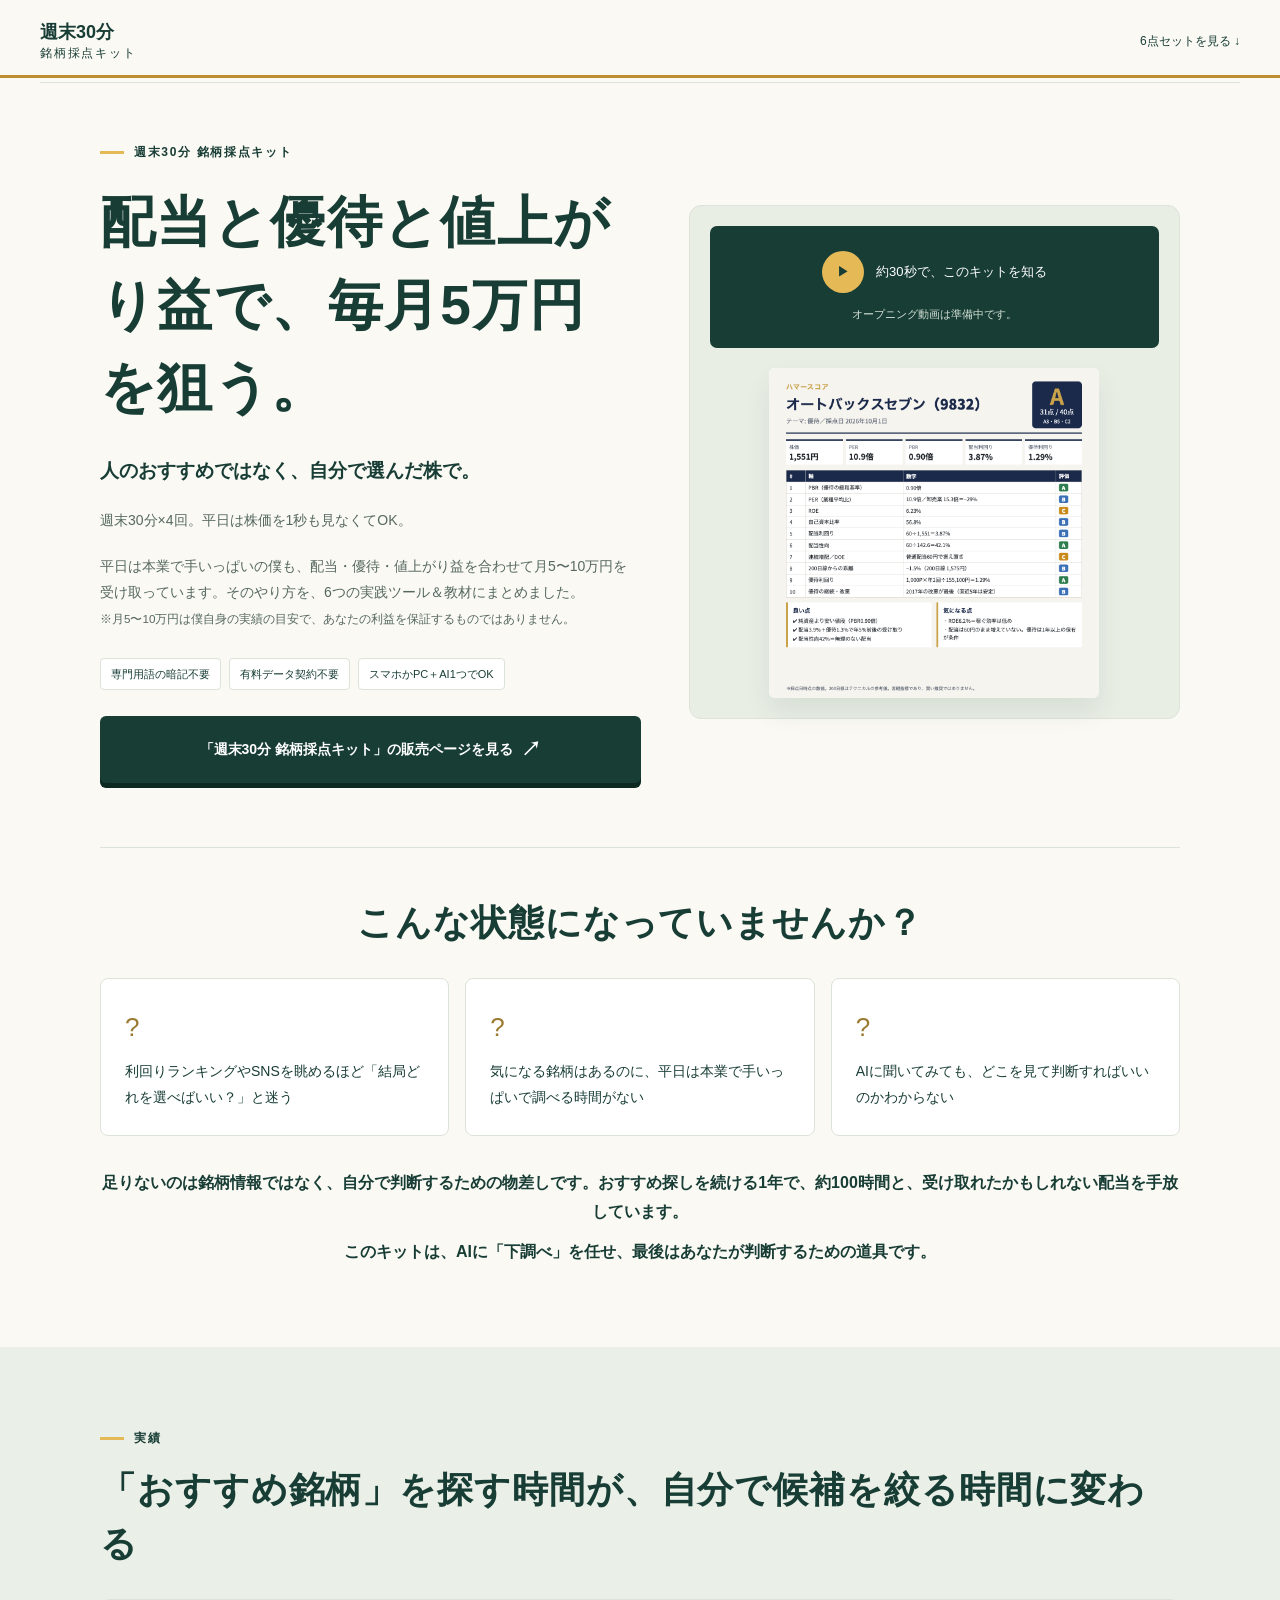
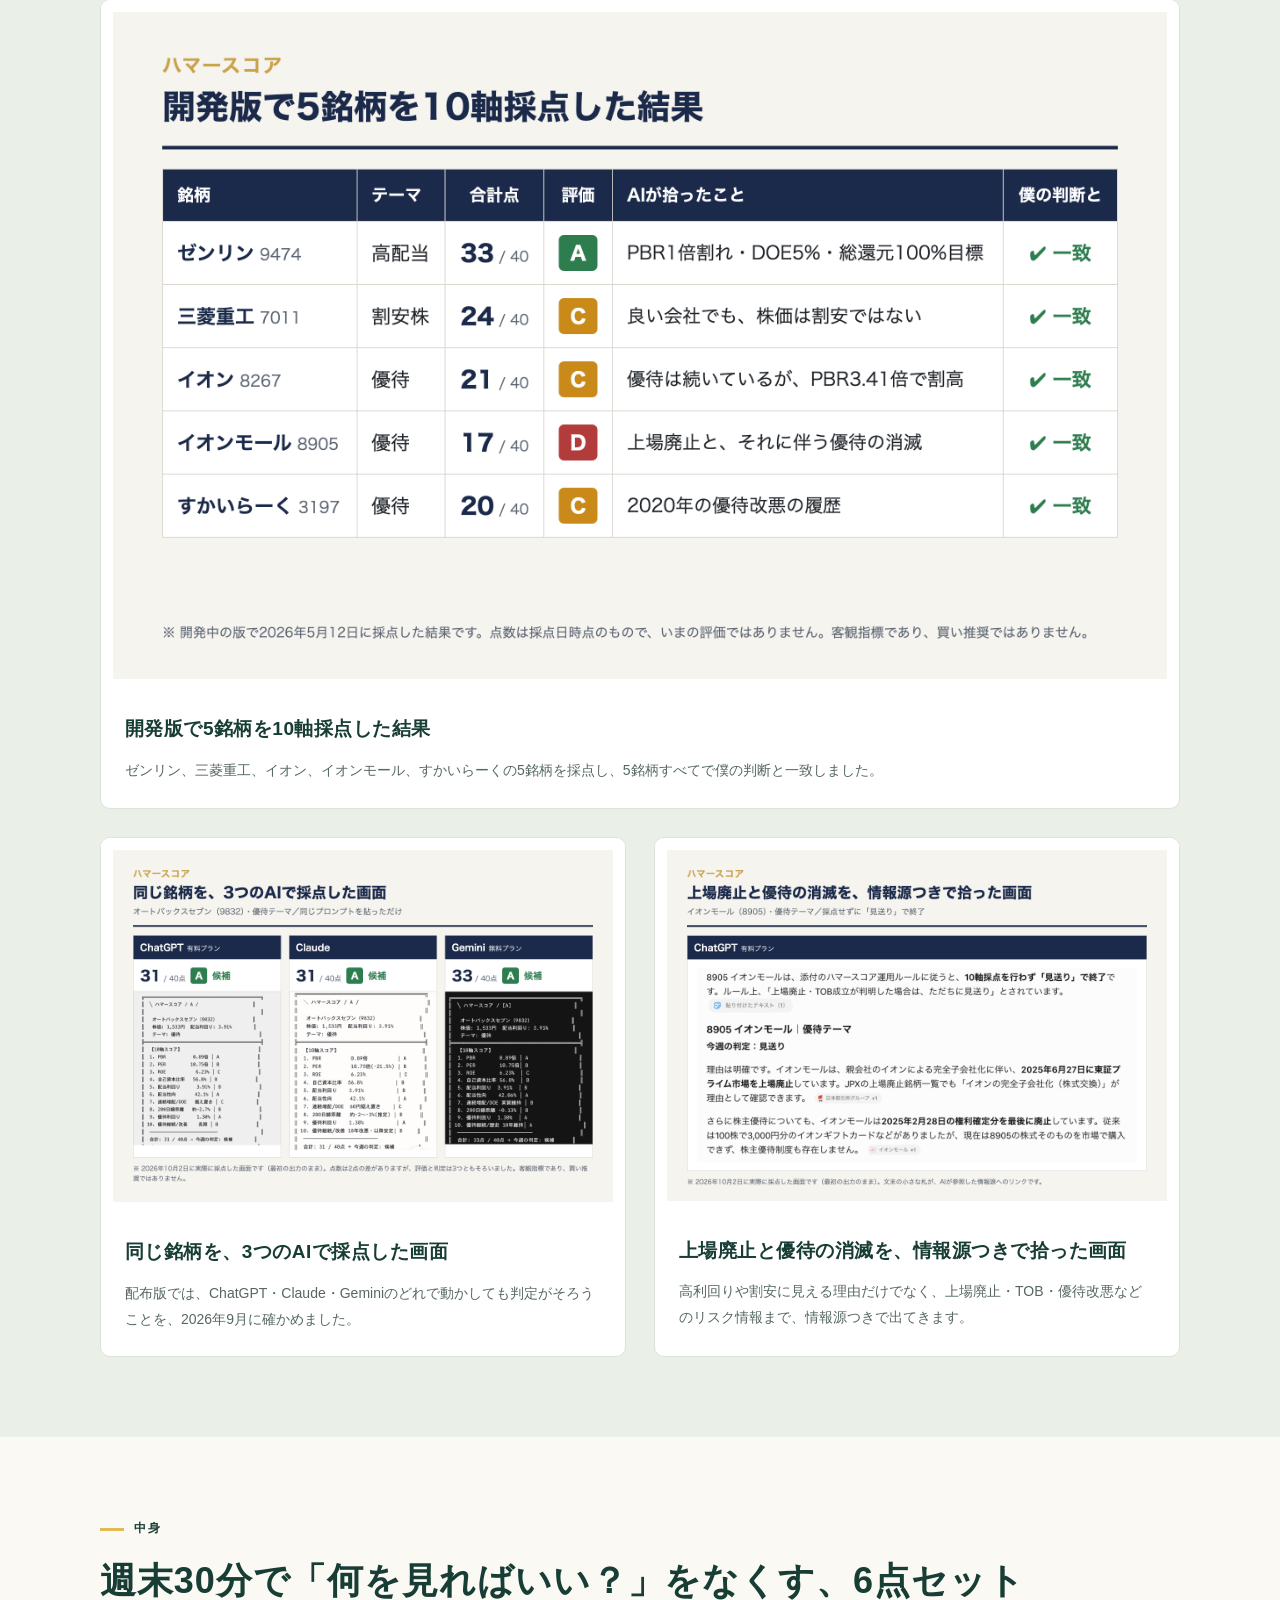
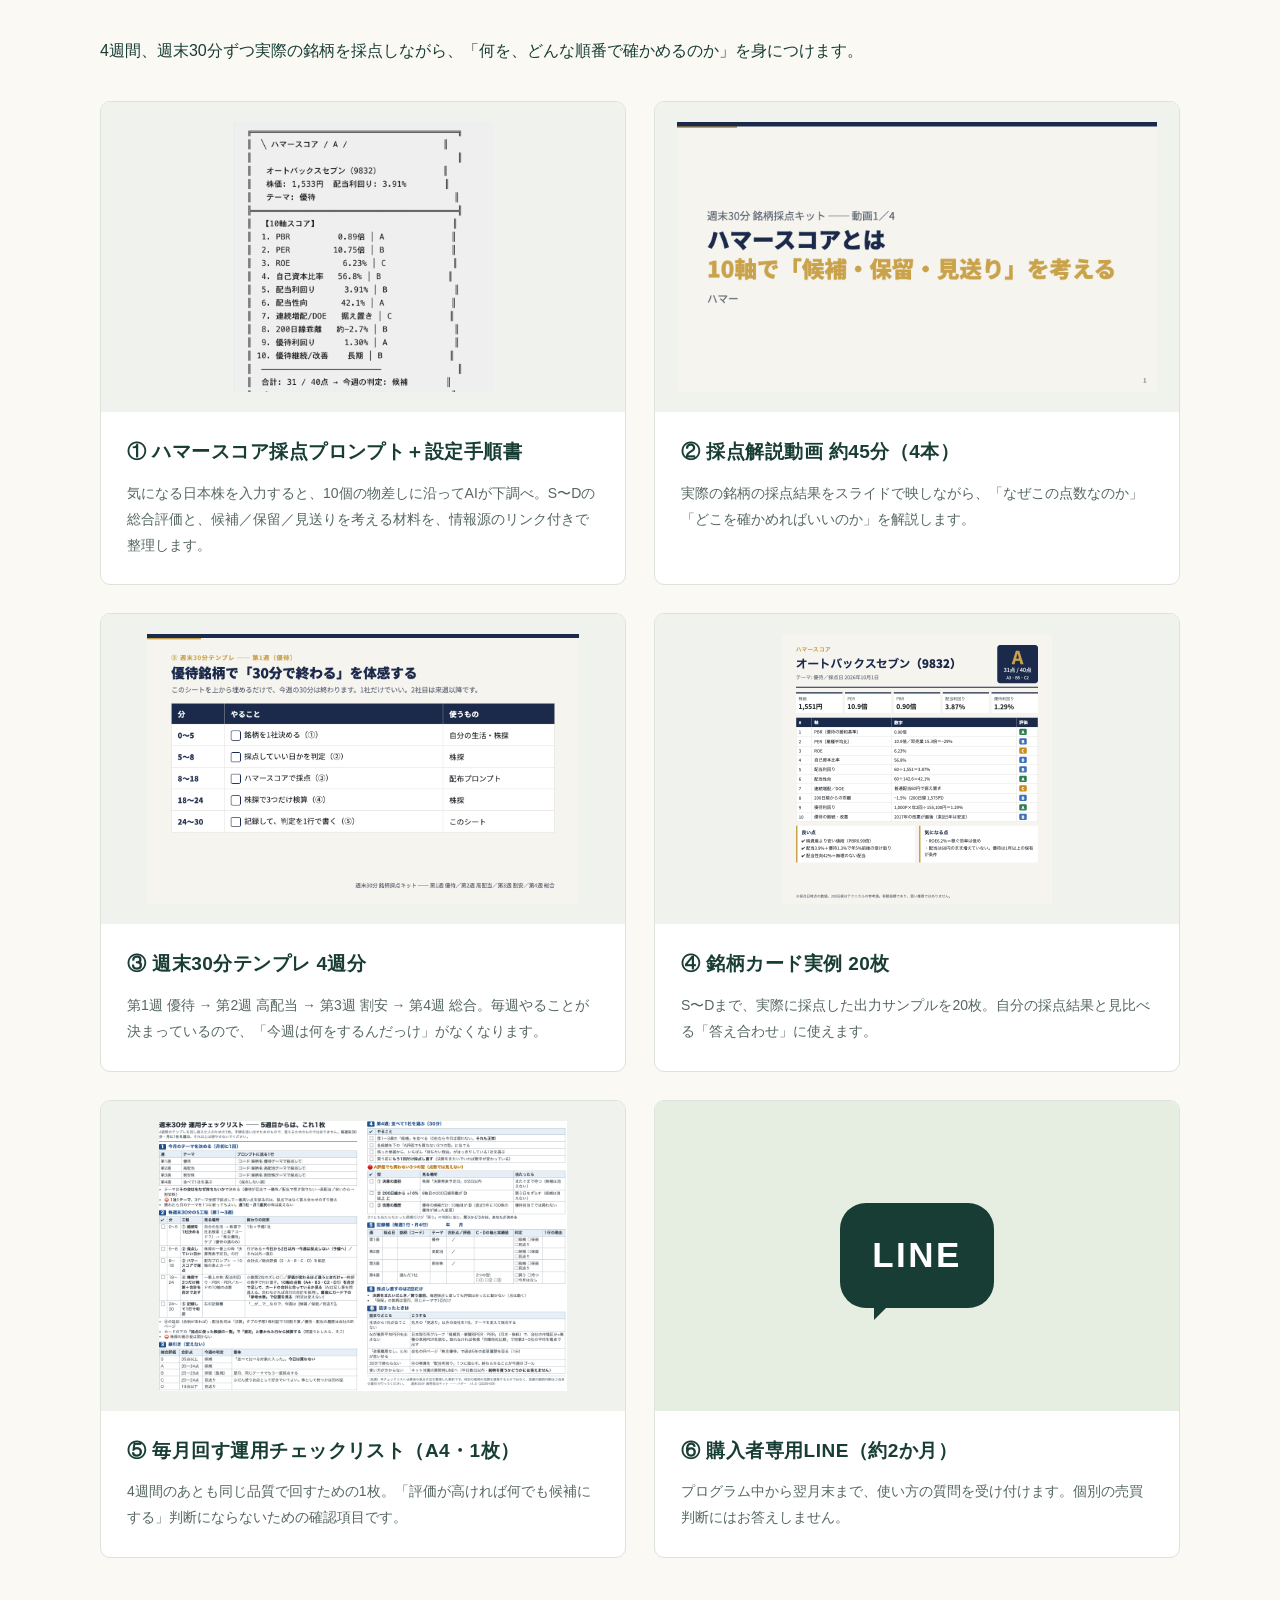
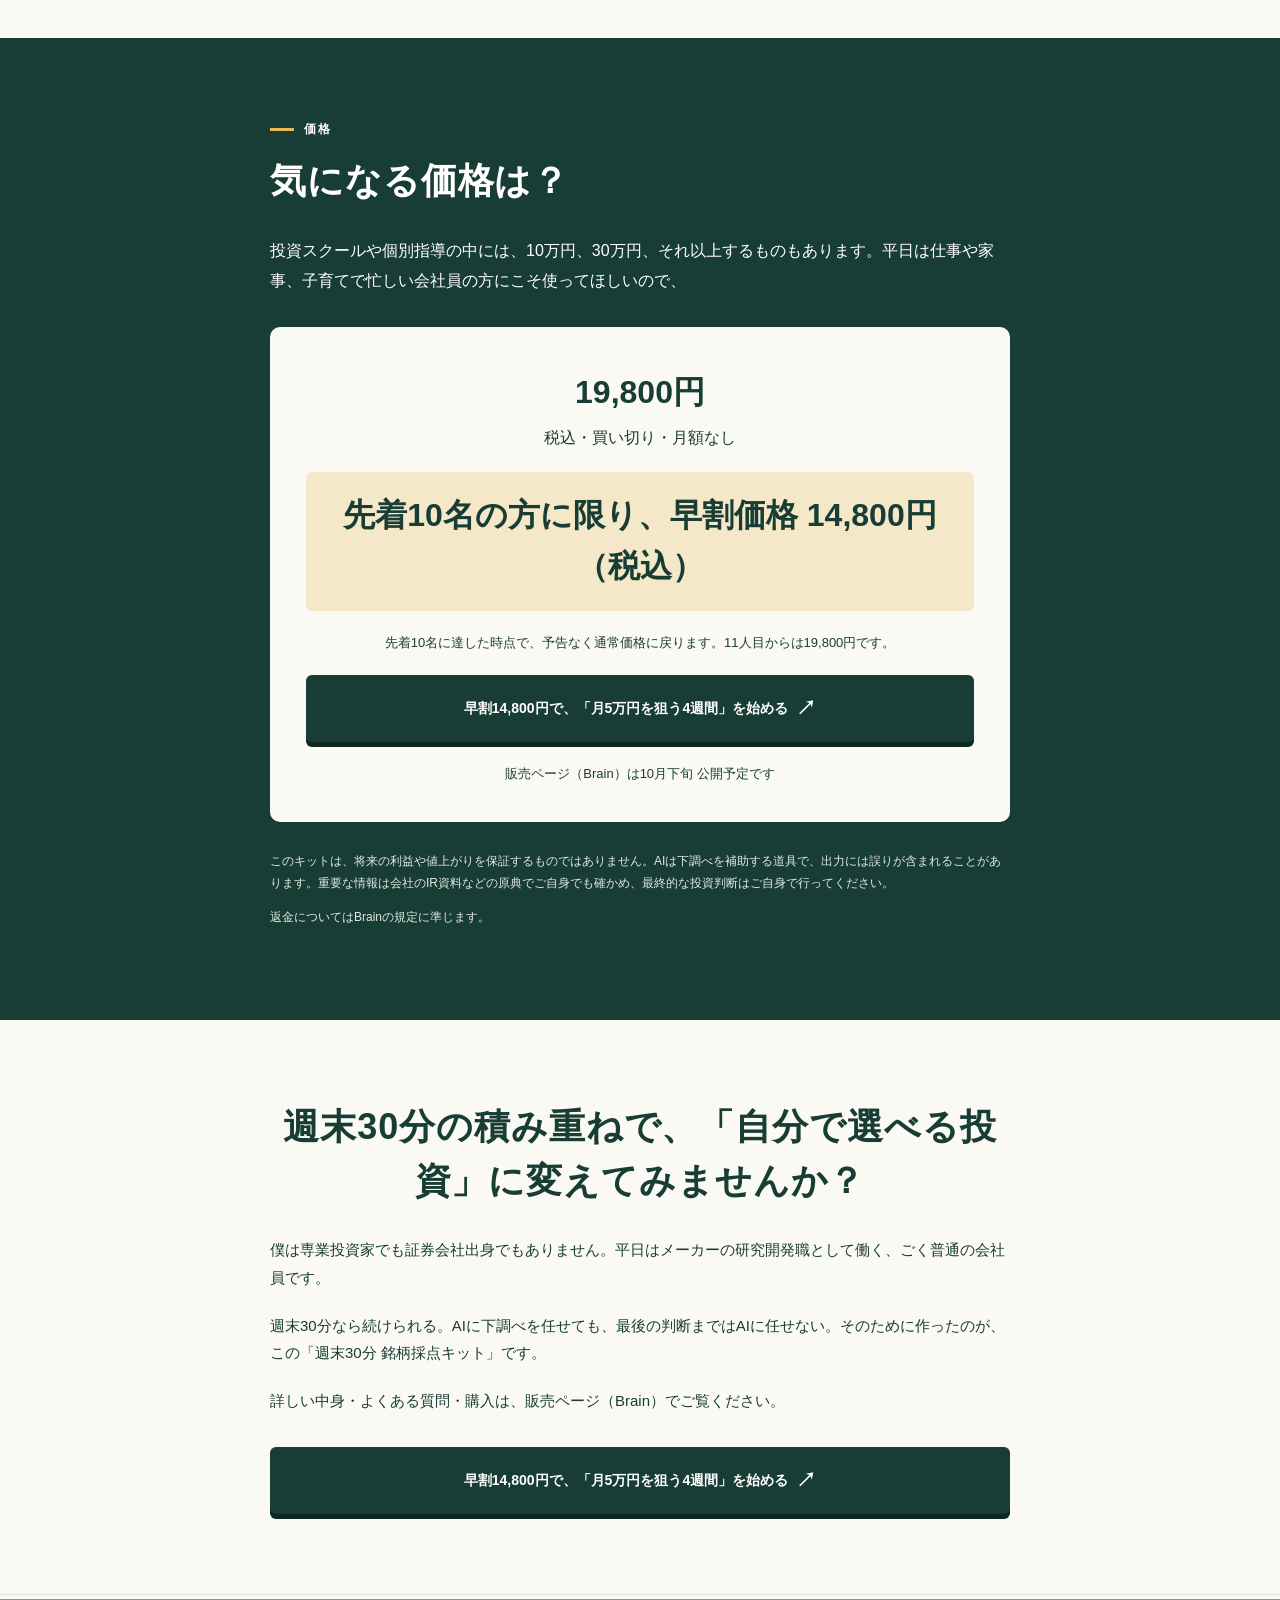
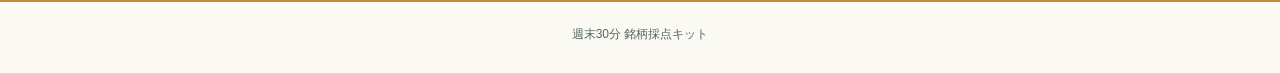
<file: index.html>
<!doctype html>
<html lang="ja"><head><meta charset="utf-8"><meta name="viewport" content="width=device-width,initial-scale=1"><meta name="description" content="配当と優待と値上がり益で、毎月5万円を狙う。週末30分×4回、AIに下調べを任せ、自分で選ぶための6つの実践ツール＆教材。"><meta name="theme-color" content="#173e35"><title>週末30分 銘柄採点キット</title><link rel="stylesheet" href="assets/style.css"><script src="assets/settings.js" defer></script><script src="assets/main.js" defer></script></head><body>
<a class="skip-link" href="#main">本文へ</a>
<header class="header"><a class="brand" href="#main">週末30分<span>銘柄採点キット</span></a><a class="header-link" href="#contents">6点セットを見る <span aria-hidden="true">↓</span></a></header>
<main id="main">
<section class="hero wrap"><div class="hero-copy"><p class="eyebrow">週末30分 銘柄採点キット</p><h1>配当と優待と値上がり益で、毎月5万円を狙う。</h1><p class="lead">人のおすすめではなく、自分で選んだ株で。</p><div class="hero-body"><p>週末30分×4回。平日は株価を1秒も見なくてOK。</p><p>平日は本業で手いっぱいの僕も、配当・優待・値上がり益を合わせて月5〜10万円を受け取っています。そのやり方を、6つの実践ツール＆教材にまとめました。<br><small>※月5〜10万円は僕自身の実績の目安で、あなたの利益を保証するものではありません。</small></p></div><ul class="badges"><li>専門用語の暗記不要</li><li>有料データ契約不要</li><li>スマホかPC＋AI1つでOK</li></ul><a class="button purchase" href="#sales-status">「週末30分 銘柄採点キット」の販売ページを見る<span aria-hidden="true"> ↗</span></a></div><div class="hero-visual"><div class="video-card"><button id="watch-video" class="video-trigger" type="button"><span class="play-icon" aria-hidden="true">▶</span><span>約30秒で、このキットを知る</span></button><p id="video-status" class="video-status" role="status">オープニング動画は準備中です。</p></div><a class="screenshot" href="assets/images/item4_card.png" target="_blank" rel="noopener" aria-label="銘柄カード実例 20枚（画像を拡大）"><img src="assets/images/item4_card.png" alt="銘柄カード実例 20枚" loading="lazy" decoding="async"></a></div></section><section class="concerns wrap"><h2>こんな状態になっていませんか？</h2><ul class="concern-list"><li><span aria-hidden="true">?</span>利回りランキングやSNSを眺めるほど「結局どれを選べばいい？」と迷う</li><li><span aria-hidden="true">?</span>気になる銘柄はあるのに、平日は本業で手いっぱいで調べる時間がない</li><li><span aria-hidden="true">?</span>AIに聞いてみても、どこを見て判断すればいいのかわからない</li></ul><div class="statement"><p>足りないのは銘柄情報ではなく、自分で判断するための物差しです。おすすめ探しを続ける1年で、約100時間と、受け取れたかもしれない配当を手放しています。</p><p>このキットは、AIに「下調べ」を任せ、最後はあなたが判断するための道具です。</p></div></section><section class="evidence section"><div class="wrap"><p class="eyebrow">実績</p><h2>「おすすめ銘柄」を探す時間が、自分で候補を絞る時間に変わる</h2><div class="evidence-grid"><figure class="evidence-card evidence-0"><a class="screenshot" href="assets/images/lp_image1_5stocks_20261002.png" target="_blank" rel="noopener" aria-label="開発版で5銘柄を10軸採点した結果（画像を拡大）"><img src="assets/images/lp_image1_5stocks_20261002.png" alt="開発版で5銘柄を10軸採点した結果" loading="lazy" decoding="async"></a><figcaption><h3>開発版で5銘柄を10軸採点した結果</h3><p>ゼンリン、三菱重工、イオン、イオンモール、すかいらーくの5銘柄を採点し、5銘柄すべてで僕の判断と一致しました。</p></figcaption></figure><figure class="evidence-card evidence-1"><a class="screenshot" href="assets/images/lp_image2_3ai_20261002.png" target="_blank" rel="noopener" aria-label="同じ銘柄を、3つのAIで採点した画面（画像を拡大）"><img src="assets/images/lp_image2_3ai_20261002.png" alt="同じ銘柄を、3つのAIで採点した画面" loading="lazy" decoding="async"></a><figcaption><h3>同じ銘柄を、3つのAIで採点した画面</h3><p>配布版では、ChatGPT・Claude・Geminiのどれで動かしても判定がそろうことを、2026年9月に確かめました。</p></figcaption></figure><figure class="evidence-card evidence-2"><a class="screenshot" href="assets/images/lp_image3_risk_20261002.png" target="_blank" rel="noopener" aria-label="上場廃止と優待の消滅を、情報源つきで拾った画面（画像を拡大）"><img src="assets/images/lp_image3_risk_20261002.png" alt="上場廃止と優待の消滅を、情報源つきで拾った画面" loading="lazy" decoding="async"></a><figcaption><h3>上場廃止と優待の消滅を、情報源つきで拾った画面</h3><p>高利回りや割安に見える理由だけでなく、上場廃止・TOB・優待改悪などのリスク情報まで、情報源つきで出てきます。</p></figcaption></figure></div></div></section><section id="contents" class="section wrap"><p class="eyebrow">中身</p><h2>週末30分で「何を見ればいい？」をなくす、6点セット</h2><p>4週間、週末30分ずつ実際の銘柄を採点しながら、「何を、どんな順番で確かめるのか」を身につけます。</p><div class="products"><article class="product"><a class="screenshot" href="assets/images/item1_prompt.png" target="_blank" rel="noopener" aria-label="① ハマースコア採点プロンプト＋設定手順書（画像を拡大）"><img src="assets/images/item1_prompt.png" alt="① ハマースコア採点プロンプト＋設定手順書" loading="lazy" decoding="async"></a><div class="product-copy"><h3>① ハマースコア採点プロンプト＋設定手順書</h3><p>気になる日本株を入力すると、10個の物差しに沿ってAIが下調べ。S〜Dの総合評価と、候補／保留／見送りを考える材料を、情報源のリンク付きで整理します。</p></div></article><article class="product"><a class="screenshot" href="assets/images/item2_video.png" target="_blank" rel="noopener" aria-label="② 採点解説動画 約45分（4本）（画像を拡大）"><img src="assets/images/item2_video.png" alt="② 採点解説動画 約45分（4本）" loading="lazy" decoding="async"></a><div class="product-copy"><h3>② 採点解説動画 約45分（4本）</h3><p>実際の銘柄の採点結果をスライドで映しながら、「なぜこの点数なのか」「どこを確かめればいいのか」を解説します。</p></div></article><article class="product"><a class="screenshot" href="assets/images/item3_template.png" target="_blank" rel="noopener" aria-label="③ 週末30分テンプレ 4週分（画像を拡大）"><img src="assets/images/item3_template.png" alt="③ 週末30分テンプレ 4週分" loading="lazy" decoding="async"></a><div class="product-copy"><h3>③ 週末30分テンプレ 4週分</h3><p>第1週 優待 → 第2週 高配当 → 第3週 割安 → 第4週 総合。毎週やることが決まっているので、「今週は何をするんだっけ」がなくなります。</p></div></article><article class="product"><a class="screenshot" href="assets/images/item4_card.png" target="_blank" rel="noopener" aria-label="④ 銘柄カード実例 20枚（画像を拡大）"><img src="assets/images/item4_card.png" alt="④ 銘柄カード実例 20枚" loading="lazy" decoding="async"></a><div class="product-copy"><h3>④ 銘柄カード実例 20枚</h3><p>S〜Dまで、実際に採点した出力サンプルを20枚。自分の採点結果と見比べる「答え合わせ」に使えます。</p></div></article><article class="product"><a class="screenshot" href="assets/images/item5_checklist.png" target="_blank" rel="noopener" aria-label="⑤ 毎月回す運用チェックリスト（A4・1枚）（画像を拡大）"><img src="assets/images/item5_checklist.png" alt="⑤ 毎月回す運用チェックリスト（A4・1枚）" loading="lazy" decoding="async"></a><div class="product-copy"><h3>⑤ 毎月回す運用チェックリスト（A4・1枚）</h3><p>4週間のあとも同じ品質で回すための1枚。「評価が高ければ何でも候補にする」判断にならないための確認項目です。</p></div></article><article class="product"><div class="support-visual" aria-hidden="true"><span class="chat-bubble">LINE</span></div><div class="product-copy"><h3>⑥ 購入者専用LINE（約2か月）</h3><p>プログラム中から翌月末まで、使い方の質問を受け付けます。個別の売買判断にはお答えしません。</p></div></article></div></section><section class="pricing section"><div class="wrap price-wrap"><p class="eyebrow">価格</p><h2>気になる価格は？</h2><p>投資スクールや個別指導の中には、10万円、30万円、それ以上するものもあります。平日は仕事や家事、子育てで忙しい会社員の方にこそ使ってほしいので、</p><div class="price-card"><p class="regular-price">19,800円</p><p>税込・買い切り・月額なし</p><p class="early-price">先着10名の方に限り、早割価格 14,800円（税込）</p><p class="price-note">先着10名に達した時点で、予告なく通常価格に戻ります。11人目からは19,800円です。</p><a class="button purchase" href="#sales-status">早割14,800円で、「月5万円を狙う4週間」を始める<span aria-hidden="true"> ↗</span></a><p id="sales-status" class="sales-status" role="status">販売ページ（Brain）は10月下旬 公開予定です</p></div><div class="risk"><p>このキットは、将来の利益や値上がりを保証するものではありません。AIは下調べを補助する道具で、出力には誤りが含まれることがあります。重要な情報は会社のIR資料などの原典でご自身でも確かめ、最終的な投資判断はご自身で行ってください。</p><p>返金についてはBrainの規定に準じます。</p></div></div></section><section class="closing section wrap"><h2>週末30分の積み重ねで、「自分で選べる投資」に変えてみませんか？</h2><p>僕は専業投資家でも証券会社出身でもありません。平日はメーカーの研究開発職として働く、ごく普通の会社員です。</p><p>週末30分なら続けられる。AIに下調べを任せても、最後の判断まではAIに任せない。そのために作ったのが、この「週末30分 銘柄採点キット」です。</p><p>詳しい中身・よくある質問・購入は、販売ページ（Brain）でご覧ください。</p><a class="button purchase" href="#sales-status">早割14,800円で、「月5万円を狙う4週間」を始める<span aria-hidden="true"> ↗</span></a></section></main><footer class="footer">週末30分 銘柄採点キット</footer><dialog id="opening-dialog" aria-label="約30秒のオープニング動画"><div class="opening-top"><span>週末30分 銘柄採点キット</span><button id="skip-video" type="button">スキップして本文へ →</button></div><video id="opening-video" muted playsinline controls preload="none"></video><p id="opening-message" role="status"></p></dialog></body></html>
</file>
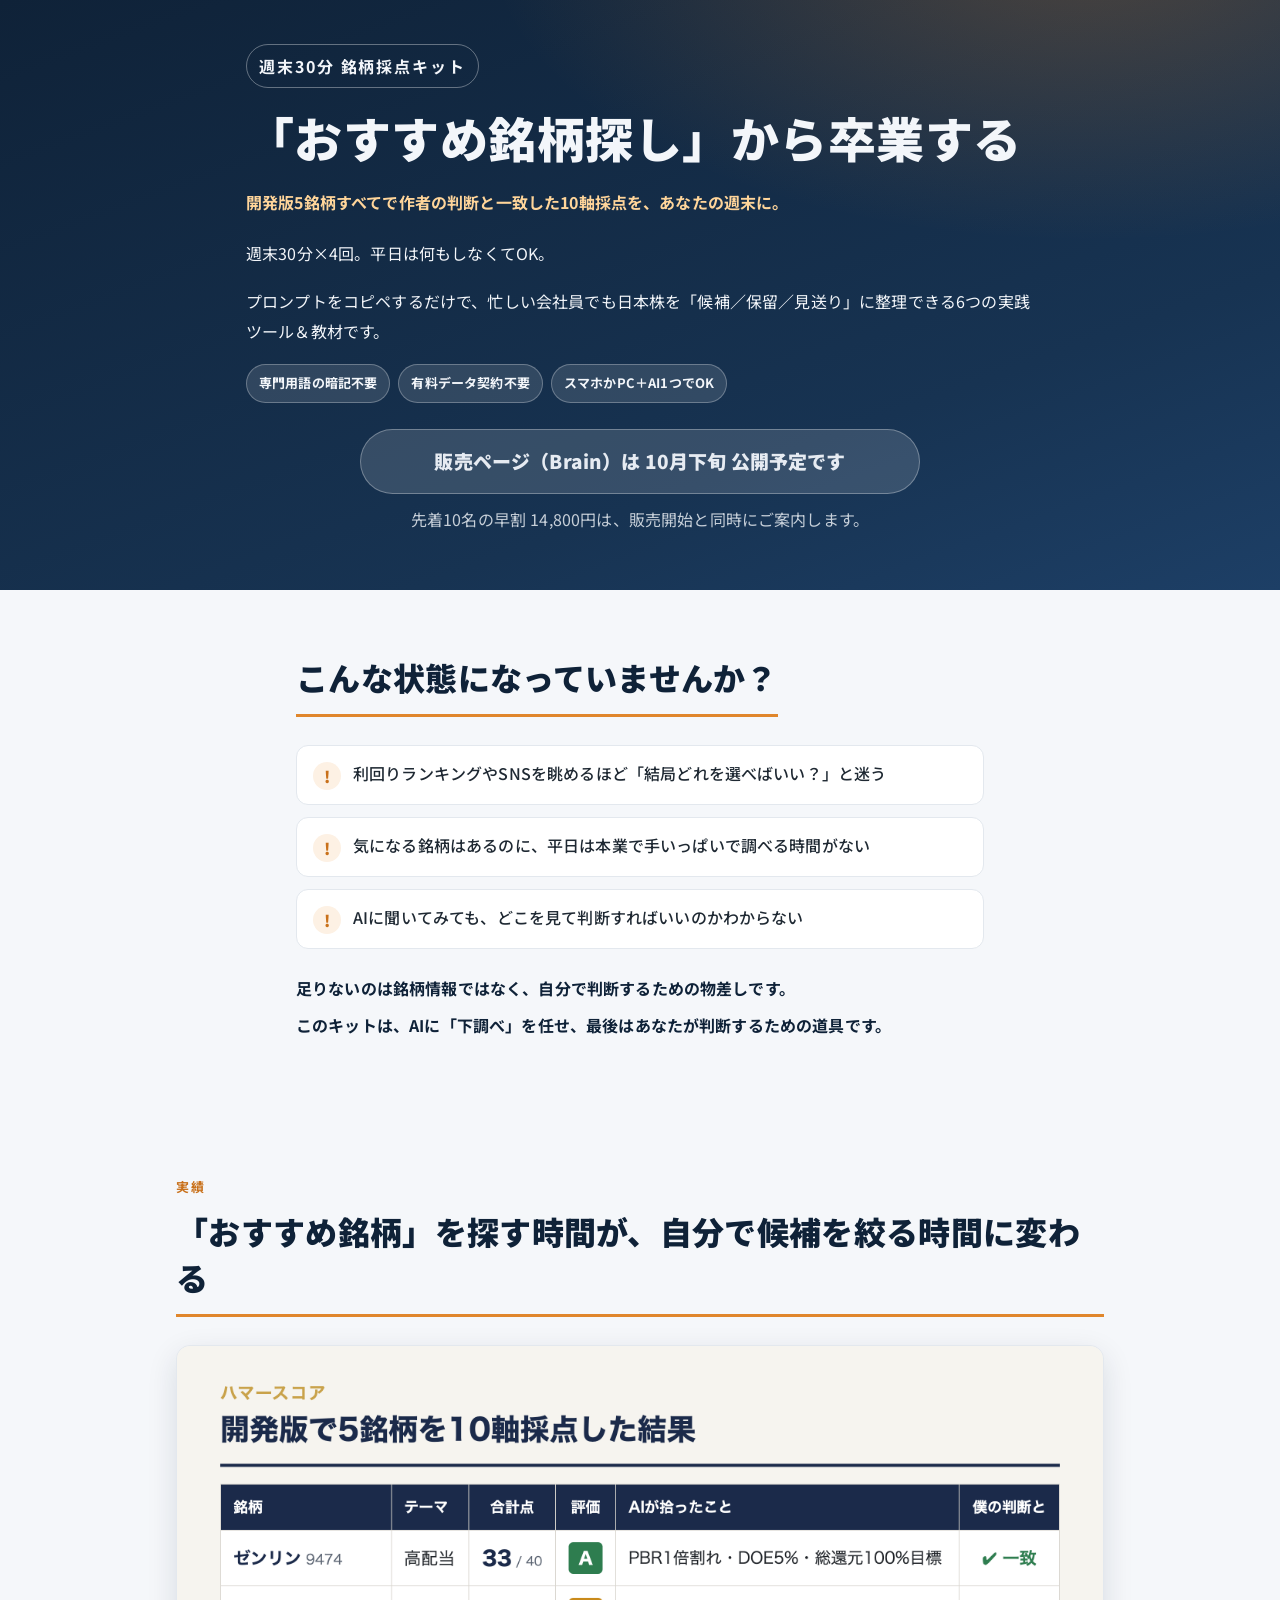
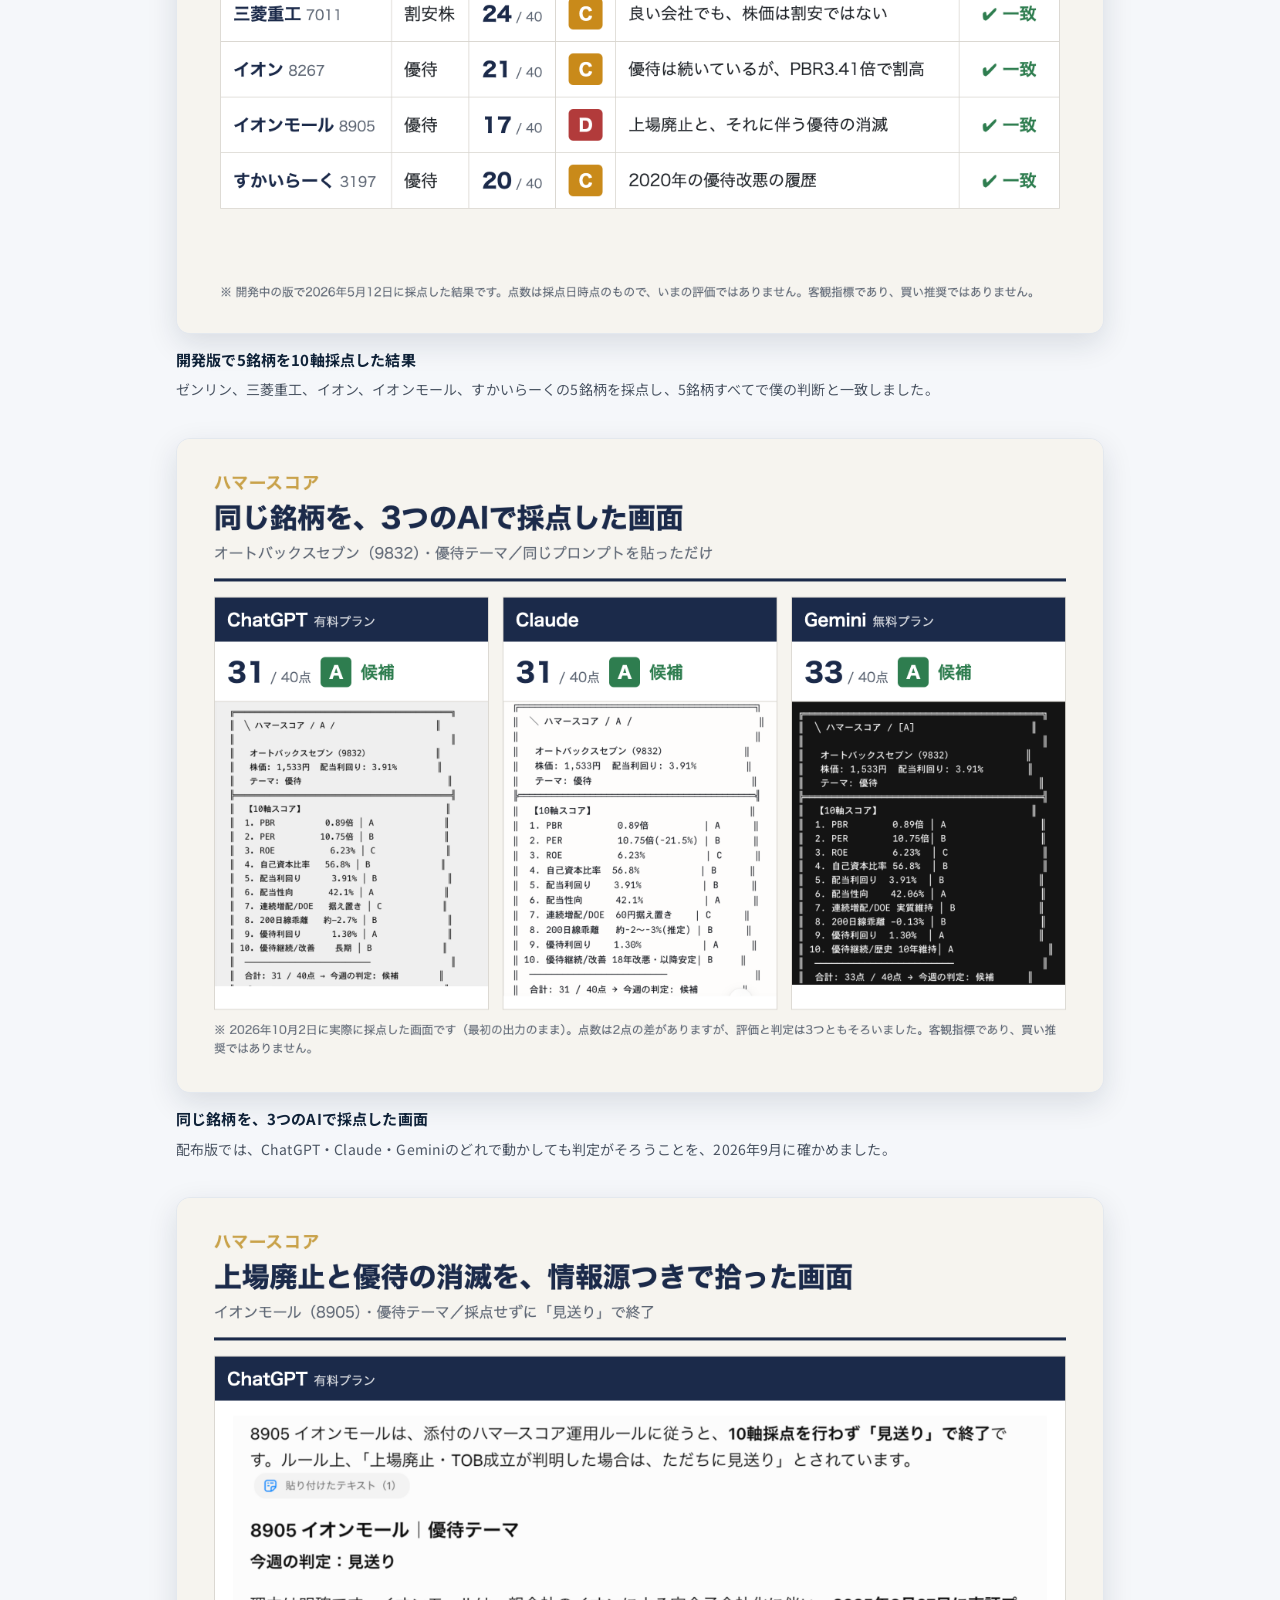
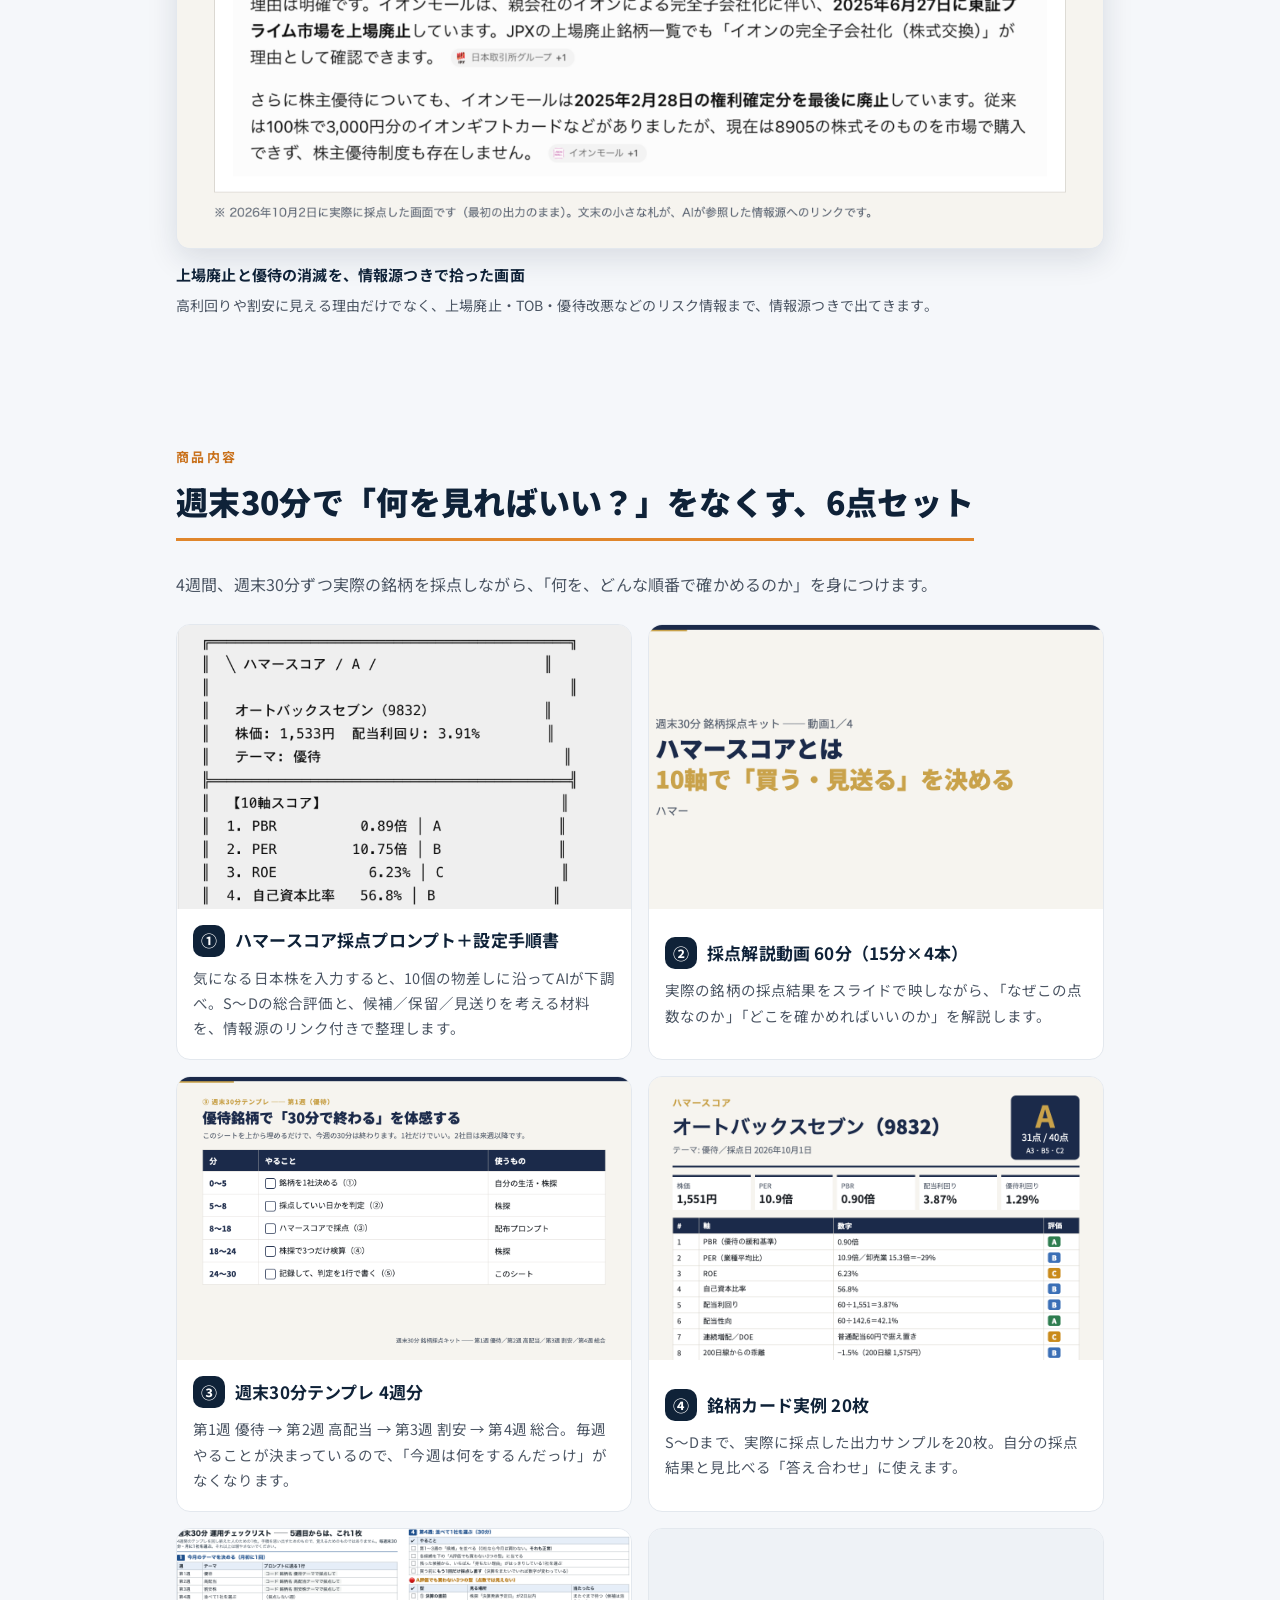
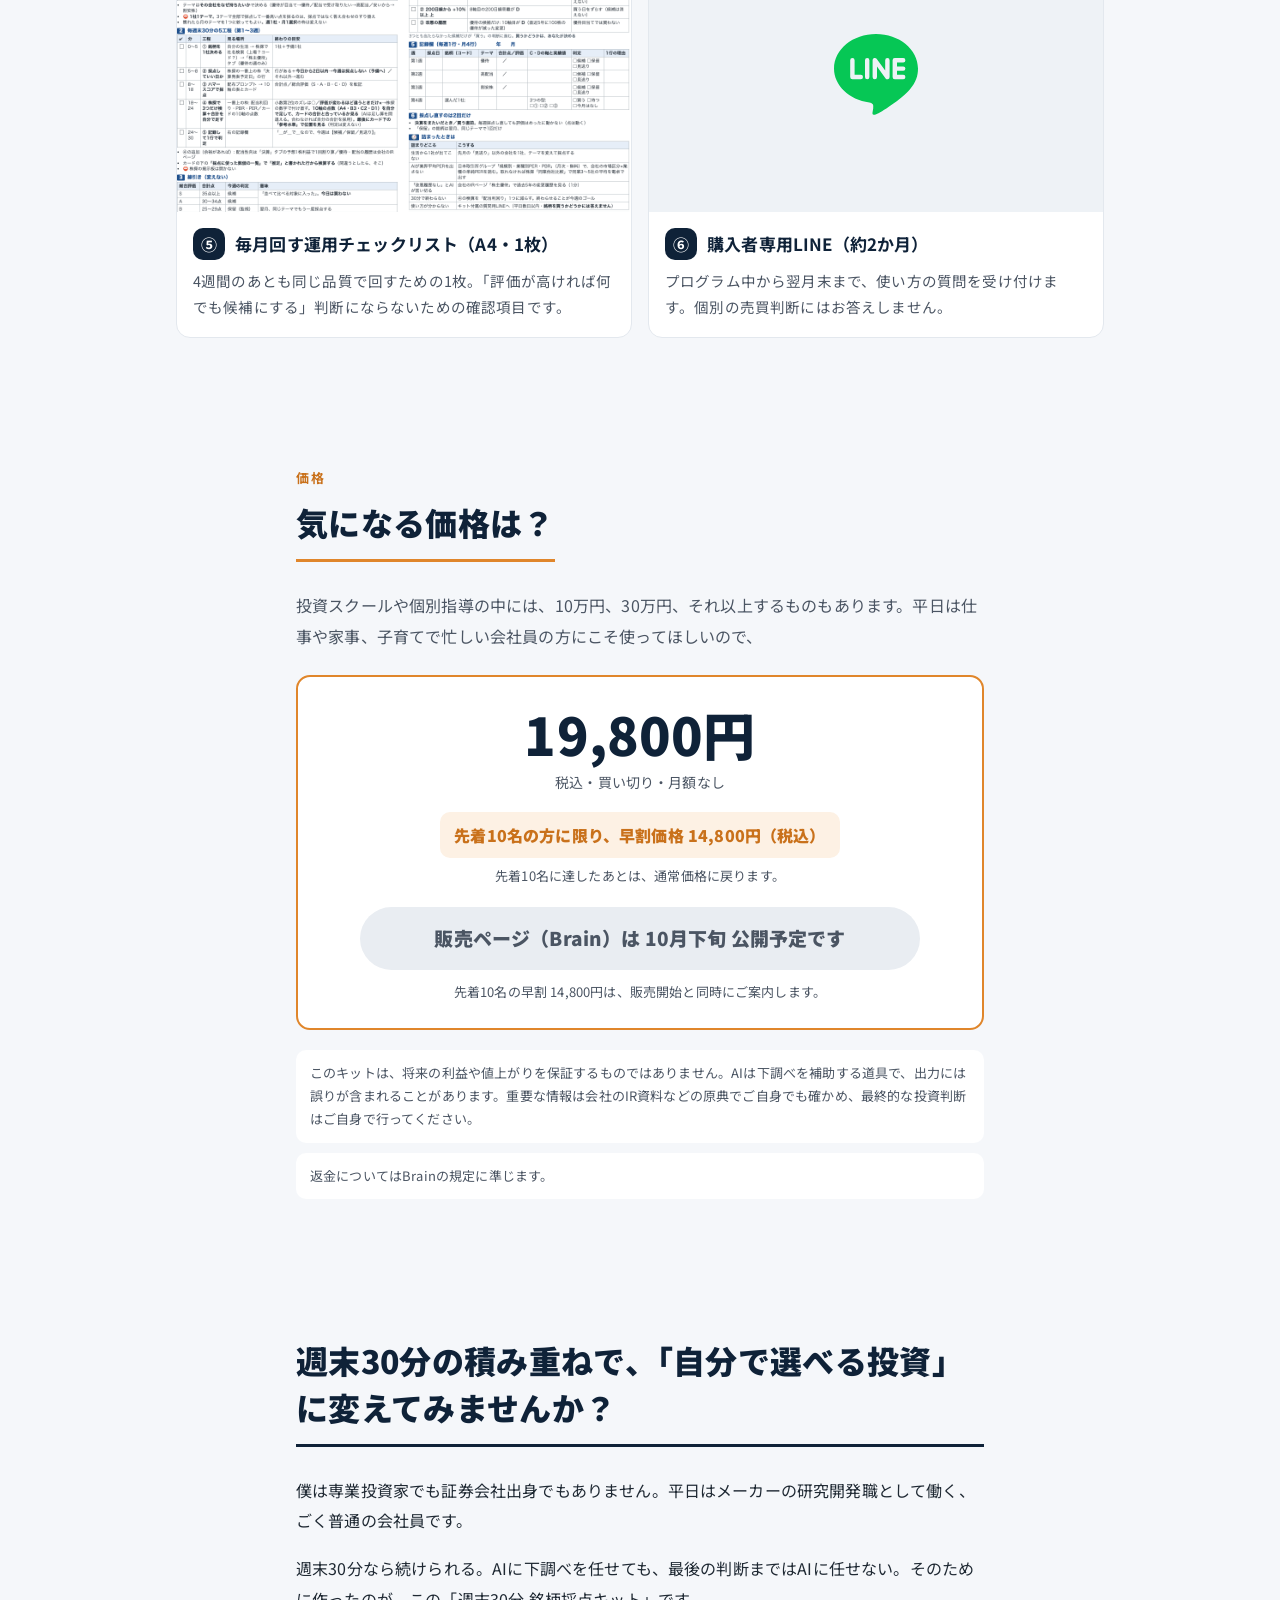
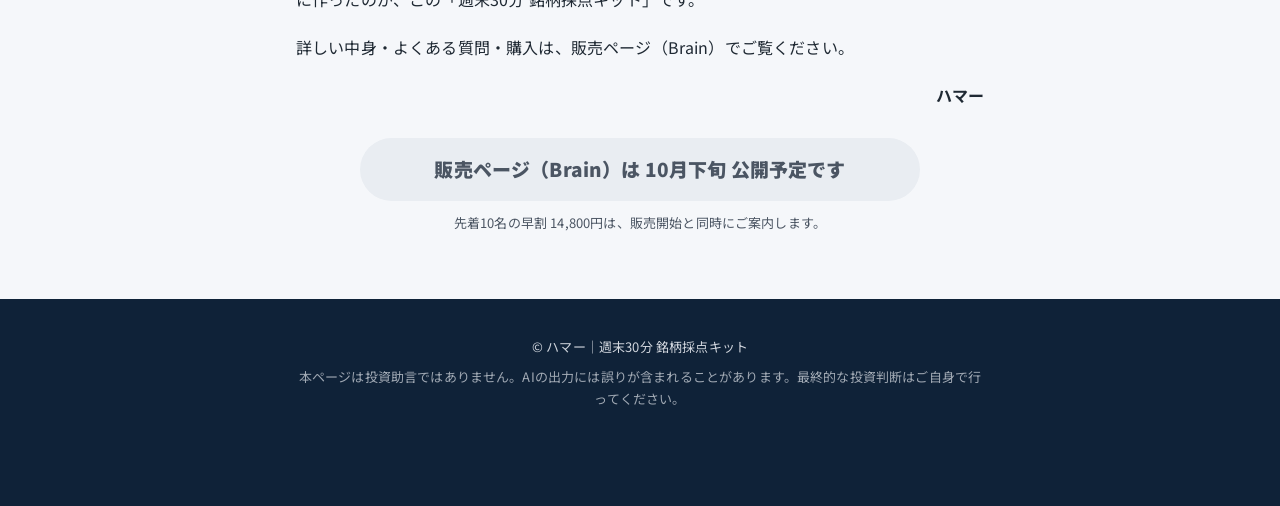
<file: claude/index.html>
<!doctype html>
<html lang="ja">
<head>
<meta charset="utf-8">
<meta name="viewport" content="width=device-width, initial-scale=1">
<title>週末30分 銘柄採点キット｜「おすすめ銘柄探し」から卒業する</title>
<meta name="description" content="開発版5銘柄すべてで作者の判断と一致した10軸採点を、あなたの週末に。 週末30分×4回、平日は何もしなくてOK。">
<meta name="robots" content="noindex">
<meta property="og:title" content="週末30分 銘柄採点キット">
<meta property="og:description" content="「おすすめ銘柄探し」から卒業する。週末30分×4回、平日は何もしなくてOK。">
<meta property="og:type" content="website">
<link rel="preconnect" href="https://fonts.googleapis.com">
<link rel="preconnect" href="https://fonts.gstatic.com" crossorigin>
<link href="https://fonts.googleapis.com/css2?family=Noto+Sans+JP:wght@400;500;700;900&display=swap" rel="stylesheet">
<link rel="stylesheet" href="assets/styles.css">
</head>
<body>
<dialog id="opening" class="opening" aria-labelledby="opening-title">
  <div class="opening__frame">
    <p id="opening-title" class="opening__title">約30秒で、このキットを知る</p>
    <video class="opening__video" data-opening-video data-src="assets/video/opening.mp4" controls muted playsinline preload="none" aria-label="キットのオープニング動画（約30秒）"></video>
    <div class="opening__controls">
      <button type="button" class="opening__play" data-opening-play hidden>▶ オープニングを再生</button>
      <button type="button" class="opening__sound" data-opening-sound>音声をオン</button>
      <button type="button" class="opening__close" data-opening-close>スキップしてLPへ →</button>
    </div>
    <p id="opening-status" class="opening__status" aria-live="polite"></p>
  </div>
</dialog>

<header class="hero" id="hero">
  <div class="wrap hero__inner">
    <p class="hero__brand">週末30分 銘柄採点キット</p>
    <h1 class="hero__title">「おすすめ銘柄探し」から卒業する</h1>
    <p class="hero__lead">開発版5銘柄すべてで作者の判断と一致した10軸採点を、あなたの週末に。</p>
    <div class="hero__video" data-hero-video hidden>
      <button type="button" class="hero__play" data-opening-launch aria-label="オープニング動画を再生">
        <span class="hero__play-icon" aria-hidden="true">▶</span>
        <span>約30秒で、このキットを知る</span>
      </button>
    </div>
    <p>週末30分×4回。平日は何もしなくてOK。</p><p>プロンプトをコピペするだけで、忙しい会社員でも日本株を「候補／保留／見送り」に整理できる6つの実践ツール＆教材です。</p>
    <ul class="badges"><li>専門用語の暗記不要</li><li>有料データ契約不要</li><li>スマホかPC＋AI1つでOK</li></ul>
    <div class="cta" data-cta>
  <a class="cta__btn" data-cta-link href="#">「週末30分 銘柄採点キット」を手に入れる</a>
  <p class="cta__note" data-cta-note></p>
</div>
  </div>
</header>
<section class="sec sec--pain" id="pain">
  <div class="wrap wrap--narrow">
    <h2>こんな状態になっていませんか？</h2>
    <ul class="pain"><li><span class="pain__mark" aria-hidden="true">!</span><span>利回りランキングやSNSを眺めるほど「結局どれを選べばいい？」と迷う</span></li><li><span class="pain__mark" aria-hidden="true">!</span><span>気になる銘柄はあるのに、平日は本業で手いっぱいで調べる時間がない</span></li><li><span class="pain__mark" aria-hidden="true">!</span><span>AIに聞いてみても、どこを見て判断すればいいのかわからない</span></li></ul>
    <div class="pain__close"><p>足りないのは銘柄情報ではなく、自分で判断するための物差しです。</p><p>このキットは、AIに「下調べ」を任せ、最後はあなたが判断するための道具です。</p></div>
  </div>
</section>
<section class="sec sec--proof" id="proof">
  <div class="wrap">
    <p class="kicker">実績</p>
    <h2>「おすすめ銘柄」を探す時間が、自分で候補を絞る時間に変わる</h2>
    <div class="proof-grid"><figure class="proof">
      <img src="assets/images/lp_image1_5stocks_20261002.png" alt="開発版で5銘柄を10軸採点した結果" loading="lazy">
      <figcaption><strong>開発版で5銘柄を10軸採点した結果</strong><span>ゼンリン、三菱重工、イオン、イオンモール、すかいらーくの5銘柄を採点し、5銘柄すべてで僕の判断と一致しました。</span></figcaption>
    </figure><figure class="proof">
      <img src="assets/images/lp_image2_3ai_20261002.png" alt="同じ銘柄を、3つのAIで採点した画面" loading="lazy">
      <figcaption><strong>同じ銘柄を、3つのAIで採点した画面</strong><span>配布版では、ChatGPT・Claude・Geminiのどれで動かしても判定がそろうことを、2026年9月に確かめました。</span></figcaption>
    </figure><figure class="proof">
      <img src="assets/images/lp_image3_risk_20261002.png" alt="上場廃止と優待の消滅を、情報源つきで拾った画面" loading="lazy">
      <figcaption><strong>上場廃止と優待の消滅を、情報源つきで拾った画面</strong><span>高利回りや割安に見える理由だけでなく、上場廃止・TOB・優待改悪などのリスク情報まで、情報源つきで出てきます。</span></figcaption>
    </figure></div>
  </div>
</section>
<section class="sec sec--contents" id="contents">
  <div class="wrap">
    <p class="kicker">商品内容</p>
    <h2>週末30分で「何を見ればいい？」をなくす、6点セット</h2>
    <p class="intro">4週間、週末30分ずつ実際の銘柄を採点しながら、「何を、どんな順番で確かめるのか」を身につけます。</p>
    <ul class="items"><li class="item">
      <div class="item__visual"><img src="assets/images/item1_prompt.png" alt="ハマースコア採点プロンプト＋設定手順書" loading="lazy"></div>
      <div class="item__body">
        <h3><span class="item__num">①</span>ハマースコア採点プロンプト＋設定手順書</h3>
        <p>気になる日本株を入力すると、10個の物差しに沿ってAIが下調べ。S〜Dの総合評価と、候補／保留／見送りを考える材料を、情報源のリンク付きで整理します。</p>
      </div>
    </li><li class="item">
      <div class="item__visual"><img src="assets/images/item2_video.png" alt="採点解説動画 60分（15分×4本）" loading="lazy"></div>
      <div class="item__body">
        <h3><span class="item__num">②</span>採点解説動画 60分（15分×4本）</h3>
        <p>実際の銘柄の採点結果をスライドで映しながら、「なぜこの点数なのか」「どこを確かめればいいのか」を解説します。</p>
      </div>
    </li><li class="item">
      <div class="item__visual"><img src="assets/images/item3_template.png" alt="週末30分テンプレ 4週分" loading="lazy"></div>
      <div class="item__body">
        <h3><span class="item__num">③</span>週末30分テンプレ 4週分</h3>
        <p>第1週 優待 → 第2週 高配当 → 第3週 割安 → 第4週 総合。毎週やることが決まっているので、「今週は何をするんだっけ」がなくなります。</p>
      </div>
    </li><li class="item">
      <div class="item__visual"><img src="assets/images/item4_card.png" alt="銘柄カード実例 20枚" loading="lazy"></div>
      <div class="item__body">
        <h3><span class="item__num">④</span>銘柄カード実例 20枚</h3>
        <p>S〜Dまで、実際に採点した出力サンプルを20枚。自分の採点結果と見比べる「答え合わせ」に使えます。</p>
      </div>
    </li><li class="item">
      <div class="item__visual"><img src="assets/images/item5_checklist.png" alt="毎月回す運用チェックリスト（A4・1枚）" loading="lazy"></div>
      <div class="item__body">
        <h3><span class="item__num">⑤</span>毎月回す運用チェックリスト（A4・1枚）</h3>
        <p>4週間のあとも同じ品質で回すための1枚。「評価が高ければ何でも候補にする」判断にならないための確認項目です。</p>
      </div>
    </li><li class="item">
      <div class="item__visual"><div class="item__icon"><svg viewBox="0 0 48 48" aria-hidden="true"><path fill="currentColor" d="M24 6C12.4 6 3 13.7 3 23.2c0 8.5 7.5 15.6 17.7 17 .7.1 1.6.5 1.8 1.1.2.5.1 1.4.1 1.9l-.3 1.8c-.1.5-.4 2.1 1.8 1.1 2.3-.9 12.3-7.2 16.8-12.4C44 30.1 45 26.8 45 23.2 45 13.7 35.6 6 24 6Zm-7.6 22.6h-4.2a1.1 1.1 0 0 1-1.1-1.1v-8.4a1.1 1.1 0 0 1 2.2 0v7.3h3.1a1.1 1.1 0 0 1 0 2.2Zm4.3-1.1a1.1 1.1 0 0 1-2.2 0v-8.4a1.1 1.1 0 0 1 2.2 0Zm10.1 0a1.1 1.1 0 0 1-.8 1.1 1.1 1.1 0 0 1-1.2-.4l-4.3-5.9v5.2a1.1 1.1 0 0 1-2.2 0v-8.4a1.1 1.1 0 0 1 .8-1.1 1.1 1.1 0 0 1 1.2.4l4.3 5.9v-5.2a1.1 1.1 0 0 1 2.2 0Zm6.8-5.3a1.1 1.1 0 0 1 0 2.2h-3.1v2h3.1a1.1 1.1 0 0 1 0 2.2h-4.2a1.1 1.1 0 0 1-1.1-1.1v-8.4a1.1 1.1 0 0 1 1.1-1.1h4.2a1.1 1.1 0 0 1 0 2.2h-3.1v2Z"/></svg></div></div>
      <div class="item__body">
        <h3><span class="item__num">⑥</span>購入者専用LINE（約2か月）</h3>
        <p>プログラム中から翌月末まで、使い方の質問を受け付けます。個別の売買判断にはお答えしません。</p>
      </div>
    </li></ul>
  </div>
</section>
<section class="sec sec--price" id="price">
  <div class="wrap wrap--narrow">
    <p class="kicker">価格</p>
    <h2>気になる価格は？</h2>
    <p class="intro">投資スクールや個別指導の中には、10万円、30万円、それ以上するものもあります。平日は仕事や家事、子育てで忙しい会社員の方にこそ使ってほしいので、</p>
    <div class="price-card">
      <p class="price-card__main">19,800円</p>
      <p class="price-card__sub">税込・買い切り・月額なし</p>
      <p class="price-card__early">先着10名の方に限り、早割価格 14,800円（税込）</p>
      <p class="price-card__early-sub">先着10名に達したあとは、通常価格に戻ります。</p>
      <div class="cta" data-cta>
  <a class="cta__btn" data-cta-link href="#">早割で「週末30分 銘柄採点キット」を手に入れる</a>
  <p class="cta__note" data-cta-note></p>
</div>
    </div>
    <p class="note">このキットは、将来の利益や値上がりを保証するものではありません。AIは下調べを補助する道具で、出力には誤りが含まれることがあります。重要な情報は会社のIR資料などの原典でご自身でも確かめ、最終的な投資判断はご自身で行ってください。</p><p class="note">返金についてはBrainの規定に準じます。</p>
  </div>
</section>
<section class="sec sec--closing" id="closing">
  <div class="wrap wrap--narrow">
    <h2>週末30分の積み重ねで、「自分で選べる投資」に変えてみませんか？</h2>
    <p>僕は専業投資家でも証券会社出身でもありません。平日はメーカーの研究開発職として働く、ごく普通の会社員です。</p><p>週末30分なら続けられる。AIに下調べを任せても、最後の判断まではAIに任せない。そのために作ったのが、この「週末30分 銘柄採点キット」です。</p><p>詳しい中身・よくある質問・購入は、販売ページ（Brain）でご覧ください。</p>
    <p class="sign">ハマー</p>
    <div class="cta" data-cta>
  <a class="cta__btn" data-cta-link href="#">「週末30分 銘柄採点キット」の販売ページを見る</a>
  <p class="cta__note" data-cta-note></p>
</div>
  </div>
</section>

<footer class="foot">
  <div class="wrap wrap--narrow">
    <p>© ハマー｜週末30分 銘柄採点キット</p>
    <p class="foot__note">本ページは投資助言ではありません。AIの出力には誤りが含まれることがあります。最終的な投資判断はご自身で行ってください。</p>
  </div>
</footer>

<a class="sticky-cta" data-cta-link data-sticky href="#" hidden>「週末30分 銘柄採点キット」を手に入れる</a>

<script src="assets/settings.js" defer></script>
<script src="assets/opening.js" defer></script>
<script src="assets/interactions.js" defer></script>
</body>
</html>
</file>
<file: assets/style.css>
:root{--ink:#183d35;--muted:#566860;--paper:#faf9f4;--accent:#e6b957;--line:#dce3da}*{box-sizing:border-box}html{scroll-behavior:smooth;scroll-padding-top:24px}body{margin:0;background:var(--paper);color:var(--ink);font-family:-apple-system,BlinkMacSystemFont,"Hiragino Kaku Gothic ProN","Yu Gothic",Meiryo,sans-serif;line-height:1.85}a{color:inherit}button{font:inherit;cursor:pointer}img{display:block;width:100%;height:auto}p{margin:0 0 20px}h1,h2,h3{line-height:1.5;letter-spacing:.025em}h1{font-size:clamp(32px,4.3vw,56px);margin:18px 0 24px;font-weight:800}h2{font-size:clamp(25px,3vw,36px);margin:0 0 28px}h3{font-size:19px;margin:0 0 14px}.wrap{width:min(1080px,calc(100% - 32px));margin-inline:auto}.section{padding-block:80px}.header{width:min(1200px,calc(100% - 32px));margin:auto;display:flex;align-items:center;justify-content:space-between;gap:16px;padding:20px 0;border-bottom:1px solid var(--line)}.brand{text-decoration:none;font-weight:800;font-size:18px;line-height:1.4}.brand span{display:block;font-size:12px;font-weight:500;letter-spacing:.15em}.header-link{font-size:12px;text-decoration:none}.hero{padding-block:58px 64px;display:grid;grid-template-columns:1.1fr 1fr;gap:48px;align-items:center}.eyebrow{font-size:12px;font-weight:700;letter-spacing:.14em;margin-bottom:14px}.eyebrow:before{content:"";display:inline-block;background:var(--accent);width:24px;height:3px;margin-right:10px;vertical-align:middle}.lead{font-size:19px;font-weight:700}.hero-body{font-size:14px;color:var(--muted)}.badges{display:flex;flex-wrap:wrap;list-style:none;padding:0;gap:8px;margin:26px 0}.badges li{font-size:11px;border:1px solid var(--line);border-radius:4px;padding:5px 10px;background:white}.button{display:flex;justify-content:center;align-items:center;gap:8px;padding:17px 20px;background:var(--ink);color:white;border-radius:6px;text-decoration:none;font-size:14px;font-weight:700;box-shadow:0 5px 0 #0c2821;line-height:1.65;transition:transform .2s,background .2s}.button:hover{background:#265b4e;transform:translateY(-2px)}.button span{font-size:20px}.hero-visual{background:#e9eee5;border:1px solid var(--line);padding:20px;border-radius:12px}.hero-visual .screenshot{max-width:330px;margin:20px auto 0;box-shadow:0 14px 26px #183d3515}.video-card{background:var(--ink);color:white;padding:24px 16px;border-radius:7px;text-align:center}.video-trigger{background:transparent;border:0;color:inherit;display:flex;gap:12px;align-items:center;justify-content:center;width:100%;font-size:13px}.play-icon{background:var(--accent);color:var(--ink);border-radius:50%;width:42px;height:42px;display:grid;place-items:center;flex-shrink:0}.video-status{font-size:11px;margin:10px 0 0;color:#d5e2d8}.concerns{padding-block:48px 70px;border-top:1px solid var(--line)}.concerns h2{text-align:center}.concern-list{list-style:none;padding:0;display:grid;grid-template-columns:repeat(3,1fr);gap:16px}.concern-list li{background:white;border:1px solid var(--line);border-radius:8px;padding:24px;font-size:14px}.concern-list span{display:block;font-size:26px;color:#9b7a31;margin-bottom:8px}.statement{text-align:center;margin-top:32px;font-weight:700}.statement p{margin:10px 0}.evidence{background:#eaf0e8}.evidence-grid{display:grid;grid-template-columns:1fr 1fr;gap:28px}.evidence-card{margin:0;background:white;border:1px solid var(--line);border-radius:10px;overflow:hidden}.evidence-0{grid-column:1/-1}.screenshot{display:block;background:white;overflow:hidden;border-radius:6px}.screenshot img{transition:opacity .2s}.screenshot:hover img{opacity:.9}.evidence-card .screenshot{padding:12px}.evidence-card figcaption{padding:24px}.evidence-card p,.product p{font-size:14px;color:var(--muted);margin:0}.products{display:grid;grid-template-columns:repeat(2,minmax(0,1fr));gap:28px;margin-top:36px}.product{background:white;border:1px solid var(--line);border-radius:10px;overflow:hidden;display:flex;flex-direction:column}.product .screenshot{background:#f0f2ed;padding:20px;border-radius:0;display:flex;align-items:center;height:310px}.product img{max-height:270px;object-fit:contain}.product-copy{padding:26px}.support-visual{height:310px;background:#e6eee1;display:grid;place-items:center}.chat-bubble{position:relative;background:var(--ink);color:white;border-radius:26px;padding:20px 32px;font-size:35px;font-weight:800;letter-spacing:.07em}.chat-bubble:after{content:"";position:absolute;bottom:-12px;left:34px;border-top:20px solid var(--ink);border-right:20px solid transparent}.pricing{background:var(--ink);color:white}.price-wrap{max-width:740px}.price-card{text-align:center;background:var(--paper);color:var(--ink);padding:36px;border-radius:10px;margin-top:32px}.regular-price{font-size:32px;font-weight:700;margin:0}.early-price{font-size:clamp(23px,3vw,32px);font-weight:800;background:#f4e8c8;padding:18px;border-radius:6px;line-height:1.6}.price-note{font-size:13px}.sales-status{font-size:13px;margin:20px 0 0;scroll-margin-top:32px}.sales-status.highlight{outline:2px solid #ac853a;outline-offset:8px;border-radius:2px}.risk{font-size:12px;color:#e0e9e2;margin-top:28px}.risk p{margin-bottom:12px}.closing{max-width:740px;text-align:center}.closing p{text-align:left;font-size:15px}.closing .button{margin-top:32px}.footer{padding:28px 16px;text-align:center;border-top:1px solid var(--line);font-size:12px;color:var(--muted)}.skip-link{position:fixed;top:-100px;left:16px;background:white;padding:10px;z-index:10}.skip-link:focus{top:10px}:focus-visible{outline:3px solid #bd8e32;outline-offset:5px}dialog{border:0;padding:20px;background:#10261f;color:white;width:min(100% - 32px,1000px);max-height:90dvh;border-radius:10px}dialog::backdrop{background:#081912ed}.opening-top{display:flex;justify-content:space-between;align-items:center;gap:16px;margin-bottom:16px;font-size:12px}.opening-top button{border:1px solid #80958b;background:transparent;color:white;border-radius:4px;padding:8px 12px;font-size:12px}video{display:block;width:100%;max-height:70dvh;background:#000}#opening-message{font-size:13px;margin:14px 0 0}body.video-open{overflow:hidden}
@media(max-width:700px){.hero{grid-template-columns:1fr;gap:32px;padding-top:34px}.hero-visual{transform:none;padding:16px}.hero-visual .screenshot{max-width:280px}.lead{font-size:17px}.hero-body{font-size:14px}.section{padding-block:54px}.concerns{padding-block:40px 50px}.concern-list{grid-template-columns:1fr;gap:10px}.concern-list li{display:flex;align-items:center;gap:16px;padding:16px}.concern-list span{margin:0;flex-shrink:0}.statement{text-align:left;font-size:16px}.evidence-grid,.products{grid-template-columns:1fr;gap:20px}.evidence-0{grid-column:auto}.evidence-card figcaption{padding:20px}.product .screenshot,.support-visual{height:260px}.product img{max-height:220px}.product-copy{padding:20px}.price-card{padding:24px 16px}.button{font-size:13px;padding:16px 14px}.opening-top{align-items:flex-start}.opening-top>span{max-width:100px}.closing{text-align:left}}
@media(prefers-reduced-motion:reduce){html{scroll-behavior:auto}*{transition:none!important}}
</file>
<file: claude/assets/styles.css>
:root {
  --navy: #0f2238;
  --navy-2: #173352;
  --ink: #1f2933;
  --ink-2: #4b5563;
  --line: #e3e8ee;
  --paper: #ffffff;
  --paper-2: #f5f7fa;
  --accent: #e0862b;
  --accent-2: #c9711b;
  --accent-soft: #fdf1e4;
  --green: #2f8f6b;
  --max: 960px;
  --narrow: 720px;
  --gutter: 16px;
  --radius: 14px;
  --font: "Noto Sans JP", -apple-system, BlinkMacSystemFont, "Hiragino Sans", "Hiragino Kaku Gothic ProN", Meiryo, sans-serif;
}

* { box-sizing: border-box; }
html { scroll-behavior: smooth; -webkit-text-size-adjust: 100%; }
body {
  margin: 0;
  font-family: var(--font);
  color: var(--ink);
  background: var(--paper);
  line-height: 1.9;
  font-size: 16px;
  letter-spacing: 0.01em;
  overflow-x: hidden;
}
html.opening-active { overflow: hidden; }
img { max-width: 100%; height: auto; display: block; }
a { color: inherit; }
p { margin: 0 0 1.1em; }
ul { padding-left: 1.3em; margin: 0 0 1.2em; }
li { margin: 0.25em 0; }
strong { font-weight: 700; color: var(--navy); }
h1, h2, h3 { line-height: 1.45; letter-spacing: 0.01em; }

.wrap { max-width: var(--max); margin: 0 auto; padding: 0 var(--gutter); }
.wrap--narrow { max-width: var(--narrow); }

/* ---------- hero ---------- */
.hero {
  background:
    radial-gradient(1000px 500px at 85% -10%, rgba(224,134,43,0.28), transparent 60%),
    linear-gradient(160deg, var(--navy) 0%, var(--navy-2) 70%, #1d3f66 100%);
  color: #f3f6fa;
  padding: 44px 0 56px;
  position: relative;
}
.hero strong { color: #ffd59a; }
.hero__inner { max-width: 820px; }
.hero__brand {
  display: inline-block;
  font-size: 13px;
  font-weight: 700;
  letter-spacing: 0.12em;
  padding: 6px 12px;
  border: 1px solid rgba(255,255,255,0.35);
  border-radius: 999px;
  margin-bottom: 18px;
}
.hero__title {
  font-size: clamp(30px, 6.4vw, 48px);
  font-weight: 900;
  margin: 0 0 20px;
  line-height: 1.3;
}
.hero .lead {
  font-size: clamp(17px, 2.6vw, 21px);
  font-weight: 700;
  margin-bottom: 1.2em;
  line-height: 1.7;
}
.hero p { font-size: 16px; }
.badges {
  list-style: none;
  padding: 0;
  margin: 10px 0 0;
  display: flex;
  flex-wrap: wrap;
  gap: 8px;
}
.badges li {
  font-size: 13px;
  font-weight: 700;
  padding: 6px 12px;
  border-radius: 999px;
  background: rgba(255,255,255,0.12);
  border: 1px solid rgba(255,255,255,0.28);
  margin: 0;
}
.hero__actions { margin-top: 28px; display: grid; gap: 14px; }
.hero__opening {
  justify-self: start;
  background: transparent;
  color: #f3f6fa;
  border: 1px solid rgba(255,255,255,0.5);
  border-radius: 999px;
  padding: 10px 18px;
  font: inherit;
  font-size: 14px;
  font-weight: 700;
  cursor: pointer;
}
.hero__opening:hover { background: rgba(255,255,255,0.12); }

/* ---------- CTA ---------- */
.cta { margin: 28px 0 0; }
.cta__btn {
  display: block;
  width: 100%;
  max-width: 560px;
  margin: 0 auto;
  text-align: center;
  background: linear-gradient(180deg, #f09a3f, var(--accent) 60%, var(--accent-2));
  color: #fff;
  text-decoration: none;
  font-weight: 900;
  font-size: clamp(16px, 2.4vw, 19px);
  padding: 18px 22px;
  border-radius: 999px;
  box-shadow: 0 10px 24px rgba(224,134,43,0.35);
  transition: transform .15s ease, box-shadow .15s ease;
  line-height: 1.4;
}
.cta__btn:hover { transform: translateY(-2px); box-shadow: 0 14px 28px rgba(224,134,43,0.4); }
.cta__btn.is-pending {
  background: #e9edf2;
  color: var(--ink-2);
  box-shadow: none;
  pointer-events: none;
}
.hero .cta__btn.is-pending { background: rgba(255,255,255,0.14); color: #e6ebf2; border: 1px solid rgba(255,255,255,0.3); }
.cta__note { text-align: center; font-size: 13px; margin: 10px 0 0; color: var(--ink-2); }
.hero .cta__note { color: rgba(243,246,250,0.8); }

.sticky-cta {
  position: fixed;
  left: 50%;
  bottom: 14px;
  transform: translateX(-50%);
  width: calc(100% - 32px);
  max-width: 520px;
  text-align: center;
  background: linear-gradient(180deg, #f09a3f, var(--accent) 60%, var(--accent-2));
  color: #fff;
  text-decoration: none;
  font-weight: 900;
  font-size: 15px;
  padding: 14px 18px;
  border-radius: 999px;
  box-shadow: 0 10px 24px rgba(0,0,0,0.25);
  z-index: 40;
}
.sticky-cta[hidden] { display: none; }

/* ---------- sections ---------- */
.sec { padding: 64px 0; }
.sec:nth-of-type(even) { background: var(--paper-2); }
.sec h2 {
  font-size: clamp(22px, 4.2vw, 32px);
  font-weight: 900;
  color: var(--navy);
  margin: 0 0 28px;
  padding-bottom: 14px;
  border-bottom: 3px solid var(--accent);
  display: inline-block;
}
.sec h3 {
  font-size: clamp(18px, 3vw, 22px);
  font-weight: 700;
  color: var(--navy);
  margin: 36px 0 12px;
  padding-left: 14px;
  border-left: 5px solid var(--accent);
}
.kicker {
  color: var(--accent-2);
  font-weight: 700;
  font-size: 13px;
  letter-spacing: 0.18em;
  margin: 0 0 8px;
}
.lead { font-weight: 700; font-size: 1.08em; color: var(--navy); }
.note { font-size: 13px; color: var(--ink-2); line-height: 1.75; background: var(--paper-2); padding: 12px 14px; border-radius: 10px; }
.sec:nth-of-type(even) .note { background: #fff; }
.sep { border: 0; border-top: 1px dashed var(--line); margin: 36px 0; }
.arrow { text-align: center; color: var(--accent); font-weight: 900; letter-spacing: 0.3em; margin: 8px 0 18px; }
.placeholder {
  text-align: center;
  color: var(--ink-2);
  background: #fff;
  border: 1px dashed var(--line);
  border-radius: var(--radius);
  padding: 28px 16px;
}
.sign { text-align: right; font-weight: 700; }

/* letter */
.letter { padding: 56px 0 24px; }
.letter-head { text-align: center; font-weight: 700; color: var(--navy); font-size: 1.05em; margin-bottom: 1.6em; }

/* screenshots */
.shot { margin: 28px 0; }
.shot img {
  width: 100%;
  border-radius: var(--radius);
  border: 1px solid var(--line);
  box-shadow: 0 10px 30px rgba(15,34,56,0.12);
  background: #fff;
}
.shot figcaption { font-size: 13px; color: var(--ink-2); text-align: center; margin-top: 10px; }

/* imagine: ✓ */
.sec--imagine h3.check {
  border-left: 0;
  padding: 0;
  display: flex;
  gap: 10px;
  align-items: flex-start;
}
.check__mark {
  flex: none;
  width: 30px; height: 30px;
  border-radius: 50%;
  background: var(--green);
  color: #fff;
  display: grid; place-items: center;
  font-size: 16px;
  margin-top: 3px;
}

/* contents: ①〜⑥ */
.sec--contents h3.item {
  border-left: 0;
  padding: 0;
  display: flex;
  gap: 12px;
  align-items: center;
  margin-top: 40px;
}
.item__num {
  flex: none;
  width: 40px; height: 40px;
  border-radius: 12px;
  background: var(--navy);
  color: #fff;
  display: grid; place-items: center;
  font-size: 20px;
}

/* why: 理由 */
.reason { border-left: 0 !important; padding-left: 0 !important; }
.reason__kicker {
  display: inline-block;
  background: var(--accent-soft);
  color: var(--accent-2);
  font-size: 13px;
  font-weight: 900;
  padding: 3px 10px;
  border-radius: 6px;
  margin-right: 10px;
  vertical-align: middle;
}

/* price */
.sec--price .lead {
  text-align: center;
  font-size: clamp(22px, 4.6vw, 34px);
  color: var(--navy);
  margin: 18px 0;
}
.sec--price .lead strong { color: var(--accent-2); }

/* faq */
.faq {
  background: #fff;
  border: 1px solid var(--line);
  border-radius: 12px;
  margin: 0 0 12px;
  overflow: hidden;
}
.sec:nth-of-type(odd) .faq { background: var(--paper-2); }
.faq summary {
  cursor: pointer;
  list-style: none;
  font-weight: 700;
  color: var(--navy);
  padding: 16px 44px 16px 16px;
  position: relative;
}
.faq summary::-webkit-details-marker { display: none; }
.faq summary::after {
  content: "+";
  position: absolute; right: 16px; top: 50%;
  transform: translateY(-50%);
  color: var(--accent);
  font-weight: 900; font-size: 20px;
}
.faq[open] summary::after { content: "−"; }
.faq__a { padding: 0 16px 16px; color: var(--ink); }
.faq__a p:last-child { margin-bottom: 0; }

/* closing */
.sec--closing { background: var(--paper-2); }
.sec--closing h2 { border-bottom-color: var(--navy); }

/* footer */
.foot { background: var(--navy); color: rgba(243,246,250,0.85); padding: 36px 0 90px; font-size: 13px; text-align: center; }
.foot p { margin: 0 0 6px; }
.foot__note { opacity: 0.75; line-height: 1.7; }

/* ---------- opening dialog ---------- */
.opening {
  border: 0;
  padding: 0;
  background: transparent;
  max-width: 100vw;
  max-height: 100vh;
  width: 100vw;
  height: 100vh;
  margin: 0;
}
.opening::backdrop { background: rgba(5, 12, 22, 0.94); }
.opening__frame {
  width: 100%;
  height: 100%;
  display: grid;
  grid-template-rows: auto 1fr auto auto;
  gap: 12px;
  padding: 18px;
  color: #f3f6fa;
  font-family: var(--font);
}
.opening__title { text-align: center; font-weight: 700; margin: 0; font-size: 15px; letter-spacing: 0.06em; }
.opening__video {
  width: 100%;
  height: 100%;
  max-height: calc(100vh - 150px);
  object-fit: contain;
  background: #000;
  border-radius: 12px;
}
.opening__controls { display: flex; gap: 10px; justify-content: center; flex-wrap: wrap; }
.opening__controls button {
  font: inherit;
  font-weight: 700;
  font-size: 14px;
  border-radius: 999px;
  padding: 10px 18px;
  cursor: pointer;
  border: 1px solid rgba(255,255,255,0.5);
  background: transparent;
  color: #f3f6fa;
}
.opening__play { background: var(--accent) !important; border-color: var(--accent) !important; }
.opening__close { background: rgba(255,255,255,0.14) !important; }
.opening__status { text-align: center; margin: 0; font-size: 13px; opacity: 0.85; min-height: 1.5em; }

@media (max-width: 640px) {
  .sec { padding: 48px 0; }
  .sec h2 { display: block; }
  .hero { padding: 36px 0 44px; }
  .hero__brand { font-size: 12px; }
  body { font-size: 15.5px; }
}
@media (prefers-reduced-motion: reduce) {
  html { scroll-behavior: auto; }
  .cta__btn { transition: none; }
}

/* ===== 視覚LP（2026-10-03 作り直し） ===== */
.hero__lead {
  font-size: clamp(17px, 2.6vw, 21px);
  font-weight: 700;
  color: #ffd59a;
  line-height: 1.7;
  margin: 0 0 22px;
}
.hero__video { margin: 0 0 22px; }
.hero__video[hidden] { display: none; }
.hero__play {
  display: flex;
  align-items: center;
  gap: 14px;
  width: 100%;
  max-width: 560px;
  background: rgba(0,0,0,0.35);
  border: 1px solid rgba(255,255,255,0.35);
  color: #fff;
  border-radius: 14px;
  padding: 16px 18px;
  font: inherit;
  font-weight: 700;
  font-size: 15px;
  cursor: pointer;
  text-align: left;
}
.hero__play:hover { background: rgba(0,0,0,0.5); }
.hero__play-icon {
  flex: none;
  width: 44px; height: 44px;
  border-radius: 50%;
  background: var(--accent);
  display: grid; place-items: center;
  font-size: 16px;
  padding-left: 3px;
}
.hero .cta { margin-top: 26px; }

.intro { color: var(--ink-2); margin-bottom: 24px; }

/* 悩み */
.pain { list-style: none; padding: 0; margin: 0 0 24px; display: grid; gap: 12px; }
.pain li {
  display: flex; gap: 12px; align-items: flex-start;
  background: #fff;
  border: 1px solid var(--line);
  border-radius: 12px;
  padding: 14px 16px;
  font-weight: 500;
  line-height: 1.7;
  margin: 0;
}
.sec--pain { background: var(--paper-2); }
.pain__mark {
  flex: none;
  width: 28px; height: 28px; border-radius: 50%;
  background: var(--accent-soft); color: var(--accent-2);
  display: grid; place-items: center;
  font-weight: 900; margin-top: 2px;
}
.pain__close p { font-weight: 700; color: var(--navy); margin-bottom: 0.4em; }

/* 実績 */
.sec--proof { background: #fff; }
.proof-grid { display: grid; gap: 28px; }
.proof { margin: 0; }
.proof img {
  width: 100%;
  border-radius: var(--radius);
  border: 1px solid var(--line);
  box-shadow: 0 10px 30px rgba(15,34,56,0.12);
  background: #fff;
}
.proof figcaption { margin-top: 12px; display: grid; gap: 4px; }
.proof figcaption strong { font-size: 15px; }
.proof figcaption span { font-size: 14px; color: var(--ink-2); line-height: 1.7; }

/* 中身 */
.sec--contents { background: var(--paper-2); }
.items { list-style: none; padding: 0; margin: 0; display: grid; gap: 16px; }
.item {
  display: grid;
  grid-template-columns: 1fr;
  gap: 0;
  background: #fff;
  border: 1px solid var(--line);
  border-radius: var(--radius);
  overflow: hidden;
  margin: 0;
}
.item__visual {
  background: #eef2f6;
  aspect-ratio: 16 / 10;
  display: grid; place-items: center;
  overflow: hidden;
}
.item__visual img { width: 100%; height: 100%; object-fit: cover; object-position: top; }
.item__icon { width: 96px; height: 96px; color: #06c755; }
.item__icon svg { width: 100%; height: 100%; }
.item__body { padding: 16px 16px 18px; }
.item__body h3 {
  display: flex; align-items: center; gap: 10px;
  margin: 0 0 8px; padding: 0; border: 0;
  font-size: 17px;
}
.item__body p { margin: 0; font-size: 14.5px; color: var(--ink-2); line-height: 1.75; }
.item__num {
  flex: none;
  width: 32px; height: 32px; border-radius: 10px;
  background: var(--navy); color: #fff;
  display: grid; place-items: center;
  font-size: 16px;
}
@media (min-width: 720px) {
  .items { grid-template-columns: 1fr 1fr; }
  .proof-grid { gap: 36px; }
}

/* 価格 */
.price-card {
  background: #fff;
  border: 2px solid var(--accent);
  border-radius: var(--radius);
  padding: 26px 20px 24px;
  text-align: center;
  margin: 8px 0 20px;
}
.price-card__main {
  font-size: clamp(34px, 8vw, 52px);
  font-weight: 900;
  color: var(--navy);
  margin: 0;
  line-height: 1.2;
}
.price-card__sub { margin: 4px 0 16px; color: var(--ink-2); font-size: 14px; }
.price-card__early {
  display: inline-block;
  background: var(--accent-soft);
  color: var(--accent-2);
  font-weight: 900;
  padding: 8px 14px;
  border-radius: 10px;
  margin: 0 0 6px;
}
.price-card__early-sub { font-size: 13px; color: var(--ink-2); margin: 0; }
.price-card .cta { margin-top: 18px; }
.sec--price .note { margin-bottom: 10px; }

/* 最後 */
.sec--closing h2 { border-bottom-color: var(--navy); }
</file>
